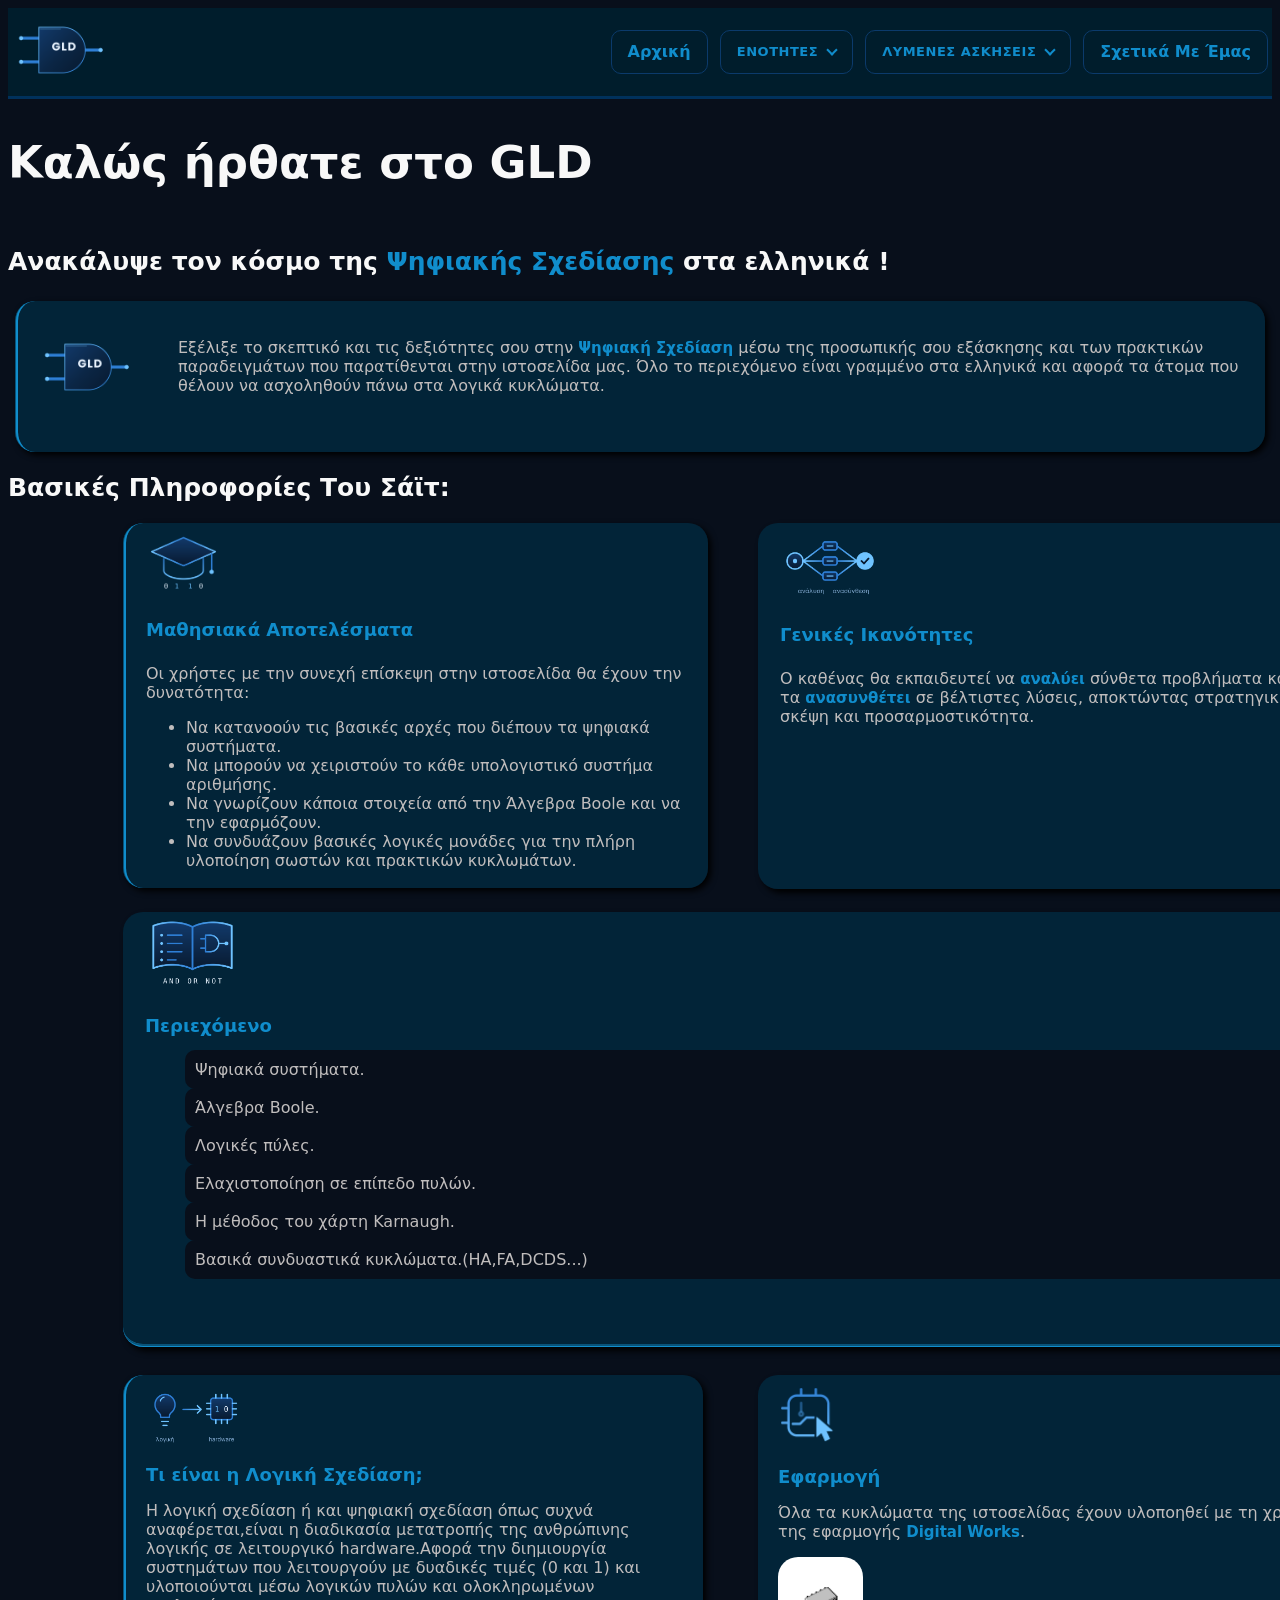
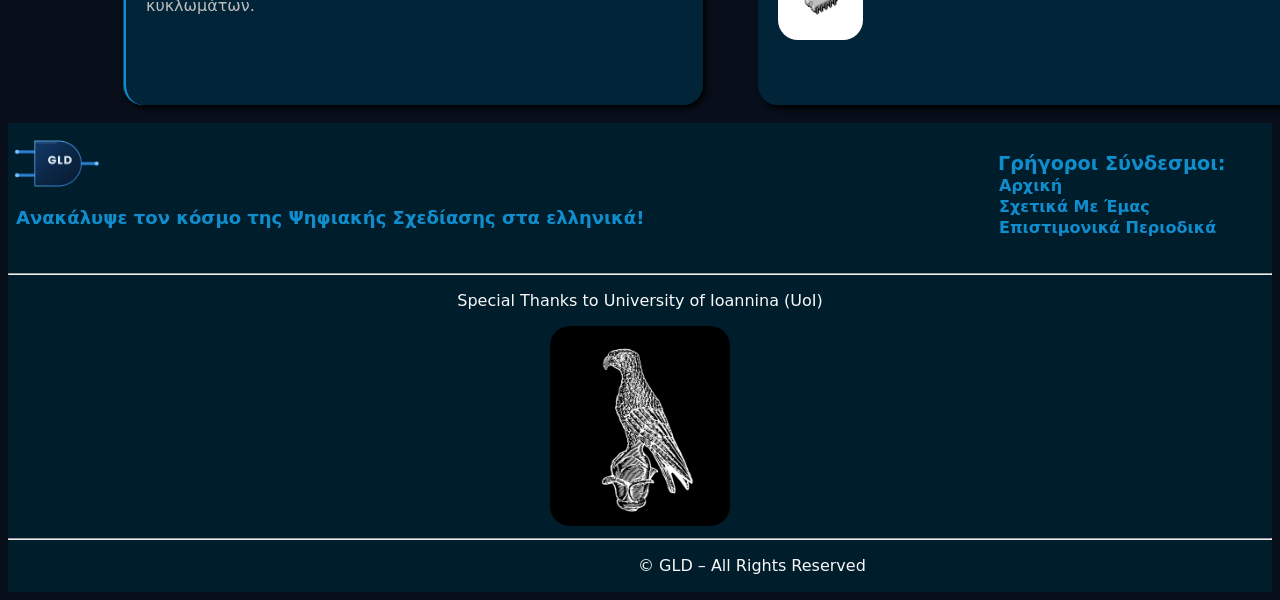
<file: index.html>
<!DOCTYPE html>
<html lang="el">

<head>
    <meta charset="UTF-8">
    <title>GLD</title>
    <link rel="icon" href="assets/new assets/gld-logo-original-880.png">
    <link rel="stylesheet" href="css/style1.css">
    <meta name="viewport" content="width=device-width, initial-scale=1">
</head>

<body>

    <header class="site-header">
        <a href="index.html">
            <img src="assets/new assets/gld-logo-original-880.png" alt="Logo" width="100" id="Logo">
        </a>

        <nav class="main-nav">
            <button class="odd">
                <a href="index.html">Αρχική</a>
            </button>
            <div class="dropdown2">
                <div id="Units" onchange="openPDF(this.value)">
                    <button class="drpd">ΕΝΟΤΗΤΕΣ</button>
                    <a href="pdfjs/web/viewer.html?file=../../units/Uni1.pdf" target="_blank">ΠΡΩΤΗ</a>
                    <a href="pdfjs/web/viewer.html?file=../../units/Uni2.pdf" target="_blank">ΔΕΥΤΕΡΗ</a>
                    <a href="pdfjs/web/viewer.html?file=../../units/Uni3.pdf" target="_blank">ΤΡΙΤΗ</a>
                    <a href="pdfjs/web/viewer.html?file=../../units/Uni4.pdf" target="_blank">ΤΕΤΑΡΤΗ</a>
                </div>
            </div>
            <div class="dropdown1">
                <div id="LExercise" onchange="openPDF(this.value)">
                    <button class="drpd">ΛΥΜΕΝΕΣ ΑΣΚΗΣΕΙΣ</button>
                    <a href="pdfjs/web/viewer.html?file=../../exercises/E1.pdf" target="_blank">ΠΡΩΤΕΣ</a>
                    <a href="pdfjs/web/viewer.html?file=../../exercises/E2.pdf" target="_blank">ΔΕΥΤΕΡΕΣ</a>
                    <a href="pdfjs/web/viewer.html?file=../../exercises/E3.pdf" target="_blank">ΤΡΙΤΕΣ</a>
                    <a href="pdfjs/web/viewer.html?file=../../exercises/E4.pdf" target="_blank">ΤΕΤΑΡΤΕΣ</a>
                </div>
            </div>

            <script>
                function openPDF(url) {
                    if (url) {
                        window.open(url, '_blank');
                    }
                }
            </script>
            <button class="odd">
                <a href="pages/AboutUs.html">Σχετικά Με Έμας</a>
            </button>
        </nav>
    </header>

    <main class="main-content">

        <section class="intro">
            <h1 class="about-title" id="h101">Καλώς ήρθατε στο GLD</h1>
            <h2 class="intro-title" id="h201">
                Ανακάλυψε τον κόσμο της <b id="circus">Ψηφιακής Σχεδίασης</b> στα ελληνικά !
            </h2>
        </section>

        <section class="about-section">
            <div class="container">

                <div class="about-intro">
                    <figure class="figure">
                        <img src="assets/new assets/gld-logo-original-880.png" alt="Λογότυπο Ψηφιακής Σχεδίασης"
                            width="100">
                    </figure>
                    <p class="about-text">
                        Εξέλιξε το σκεπτικό και τις δεξιότητες σου στην
                        <strong id="ps">Ψηφιακή Σχεδίαση</strong> μέσω της προσωπικής σου εξάσκησης και των
                        πρακτικών παραδειγμάτων που παρατίθενται στην ιστοσελίδα μας.
                        Όλο το περιεχόμενο είναι γραμμένο στα ελληνικά και αφορά τα άτομα που θέλουν να ασχοληθούν πάνω
                        στα λογικά κυκλώματα.
                    </p>

                </div>

                <h2 id="features-heading" class="visually-hidden">
                    Βασικές Πληροφορίες Του Σάϊτ:
                </h2>
                <section class="features-section" aria-labelledby="features-heading">
                    <div class="learning-results">
                        <img src="assets/new assets/learning-results-720.png" alt="Λογότυπο Μαθησιακών Αποτελεσμάτων"
                            width="75">
                        <h4 id="h401">Μαθησιακά Αποτελέσματα</h4>
                        <p>Οι χρήστες με την συνεχή επίσκεψη στην ιστοσελίδα θα έχουν την δυνατότητα:</p>
                        <ul class="lsts">
                            <li>Να κατανοούν τις βασικές αρχές που διέπουν τα ψηφιακά συστήματα.</li>
                            <li>Να μπορούν να χειριστούν το κάθε υπολογιστικό συστήμα αριθμήσης.</li>
                            <li>Να γνωρίζουν κάποια στοιχεία από την Άλγεβρα Boole και να την εφαρμόζουν.</li>
                            <li>Να συνδυάζουν βασικές λογικές μονάδες για την πλήρη υλοποίηση σωστών και
                                πρακτικών
                                κυκλωμάτων.
                            </li>
                        </ul>
                    </div>
                    <section class="feature">
                        <img src="assets/new assets/general-skills-720.png" alt="Δένδρο Σχεδίασης" width="100">
                        <h4 id="h410">Γενικές Ικανότητες</h4>
                        <p>
                            Ο καθένας θα εκπαιδευτεί να <strong id="ps">αναλύει</strong> σύνθετα προβλήματα και να τα
                            <strong id="ps">ανασυνθέτει</strong> σε βέλτιστες λύσεις,
                            αποκτώντας στρατηγική σκέψη και προσαρμοστικότητα.
                        </p>
                    </section>
                    <br>
                    <div class="content-section">
                        <img src="assets/new assets/book-logic-720.png" alt="Περιεχόμενο" width="95">
                        <h4 id="h411">Περιεχόμενο</h4>
                        <ul class="lsts">
                            <li> <span id="span1">Ψηφιακά συστήματα.</span></li>
                            <br>
                            <li><span id="span2">Άλγεβρα Boole.</span></li>
                            <br>
                            <li><span id="span3">Λογικές πύλες.</span></li>
                            <br>
                            <li><span id="span4">Ελαχιστοποίηση σε επίπεδο πυλών.</span></li>
                            <br>
                            <li><span id="span5">Η μέθοδος του χάρτη Karnaugh.</span></li>
                            <br>
                            <li><span id="span6">Βασικά συνδυαστικά κυκλώματα.(HA,FA,DCDS...)</span></li>
                            <br>
                        </ul>
                    </div>
                </section>
            </div>
        </section>

        <br>
        <section class="container2">
            <div class="definition">
                <img src="assets/new assets/what-is-logic-design-720.png" alt="Τι είναι" width="95">
                <h2 class="section-title">Τι είναι η Λογική Σχεδίαση;</h2>
                <p class="section-text">
                    Η λογική σχεδίαση ή και ψηφιακή σχεδίαση όπως συχνά αναφέρεται,είναι η διαδικασία μετατροπής της
                    ανθρώπινης λογικής σε
                    λειτουργικό hardware.Αφορά την διημιουργία συστημάτων που λειτουργούν με
                    δυαδικές τιμές (0 και 1) και υλοποιούνται μέσω λογικών πυλών και
                    ολοκληρωμένων κυκλωμάτων.
                </p>
            </div>
            <div class="application">
                <img src="assets/new assets/deeplogic-studio-icon-512.png" alt="Εφαρμογή Σχεδίασης" width="63">
                <h2 class="section-title">Εφαρμογή</h2>
                <p class="section-text">
                    Όλα τα κυκλώματα της ιστοσελίδας έχουν υλοποηθεί με τη χρήση της
                    εφαρμογής <strong id="ps">Digital Works</strong>.
                </p>

                <a href="https://digital-works.software.informer.com/3.0/" target="_blank">
                    <img class="app-logo" src="../assets/DW.png" alt="Digital Works" width="85" id="ic">
                </a>
            </div>
        </section>
    </main>
    <br>
    <footer class="site-footer">

        <div class="footer-top">
            <a href="index.html">
                <img src="assets/new assets/gld-logo-original-880.png" alt="Logo" width="100" id="Logo">
            </a>
        </div>
        <h3 id="h301">Ανακάλυψε τον κόσμο της Ψηφιακής Σχεδίασης στα ελληνικά!</h3>
        <section class="footer-links">
            <div class="sundesmoi">
                <ol>
                    <li style="list-style-type:none;"><big><b>Γρήγοροι Σύνδεσμοι:</b></big></li>
                    <li value="1" class="flsts"><a href="index.html">Αρχική</a></li>
                    <li value="2" class="flsts"><a href="pages/AboutUs.html">Σχετικά Με Έμας</a></li>
                    <li value="3" class="flsts"><a href="pages/Research.html">Επιστιμονικά Περιοδικά</a></li>
                </ol>
            </div>
        </section>
        <br>
        <hr>
        <div class="footer-credits">
            <p id="ps3">Special Thanks to University of Ioannina (UoI)</p>
            <a href="https://uoi.gr" target="_blank">
                <img src="../assets/UOI.png" alt="UoI" width="180" id="ic" height="200">
            </a>
            <hr>
        </div>
        <div class="footer-bottom">
            <p id="ps3">© GLD – All Rights Reserved</p>
        </div>
    </footer>

</body>

</html>
</file>
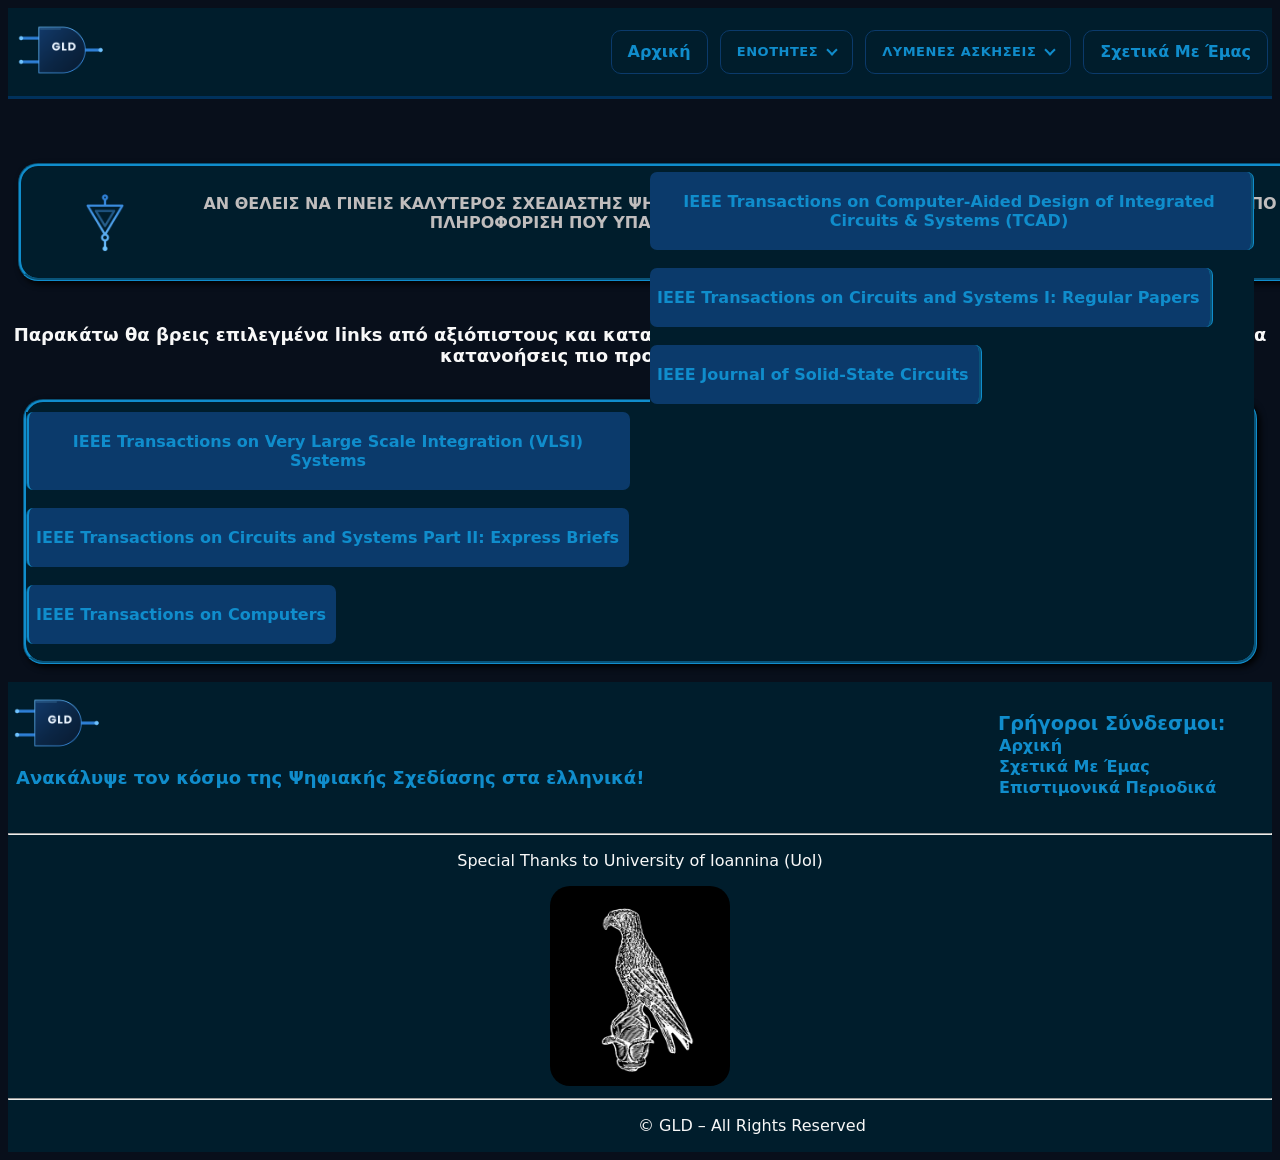
<file: pages/Research.html>
<!DOCTYPE html>
<html lang="el">

<head>
    <meta charset="UTF-8">
    <title>GLD</title>
    <link rel="icon" href="../assets/new assets/gld-logo-original-880.png">
    <link rel="stylesheet" href="../css/style3.css">
    <meta name="viewport" content="width=device-width, initial-scale=1">
</head>

<body>

    <header class="site-header">
        <a href="../index.html">
            <img src="../assets/new assets/gld-logo-original-880.png" alt="Logo" width="100" id="Logo">
        </a>

        <nav class="main-nav">
            <button class="odd">
                <a href="../index.html">Αρχική</a>
            </button>
            <div class="dropdown2">
                <div id="Units" onchange="openPDF(this.value)">
                    <button class="drpd">ΕΝΟΤΗΤΕΣ</button>
                    <a href="../pdfjs/web/viewer.html?file=../../units/Uni1.pdf" target="_blank">ΠΡΩΤΗ</a>
                    <a href="../pdfjs/web/viewer.html?file=../../units/Uni2.pdf" target="_blank">ΔΕΥΤΕΡΗ</a>
                    <a href="../pdfjs/web/viewer.html?file=../../units/Uni3.pdf" target="_blank">ΤΡΙΤΗ</a>
                    <a href="../pdfjs/web/viewer.html?file=../../units/Uni4.pdf" target="_blank">ΤΕΤΑΡΤΗ</a>
                </div>
            </div>
            <div class="dropdown1">
                <div id="LExercise" onchange="openPDF(this.value)">
                    <button class="drpd">ΛΥΜΕΝΕΣ ΑΣΚΗΣΕΙΣ</button>
                    <a href="../pdfjs/web/viewer.html?file=../../exercises/E1.pdf" target="_blank">ΠΡΩΤΕΣ</a>
                    <a href="../pdfjs/web/viewer.html?file=../../exercises/E2.pdf" target="_blank">ΔΕΥΤΕΡΕΣ</a>
                    <a href="../pdfjs/web/viewer.html?file=../../exercises/E3.pdf" target="_blank">ΤΡΙΤΕΣ</a>
                    <a href="../pdfjs/web/viewer.html?file=../../exercises/E4.pdf" target="_blank">ΤΕΤΑΡΤΕΣ</a>
                </div>
            </div>
            <script>
                function openPDF(url) {
                    if (url) {
                        window.open(url, '_blank');
                    }
                }
            </script>
            <button class="odd">
                <a href="AboutUs.html">Σχετικά Με Έμας</a>
            </button>
        </nav>
    </header>
    <br>
    <br>
    <br>
    <main class="main-content">
        <div class="main">
            <figure class="figure">
                <img src="../assets/new assets/deeplogic-icon-512 (1).png" alt="deeplogic-selection" width="58"
                    class="eikona">
            </figure>
            <p class="intro-text">
                <b>
                    ΑΝ ΘΕΛΕΙΣ ΝΑ ΓΙΝΕΙΣ ΚΑΛΥΤΕΡΟΣ ΣΧΕΔΙΑΣΤΗΣ ΨΗΦΙΑΚΩΝ ΚΥΚΛΩΜΑΤΩΝ
                    ΚΑΙ ΝΑ ΕΜΒΑΘΥΝΕΙΣ ΧΩΡΙΣ ΝΑ
                    <span class="highlight">"ΧΑΘΕΙΣ"</span>
                    ΑΠΟ ΤΗΝ ΑΣΚΟΠΗ ΠΛΗΡΟΦΟΡΙΣΗ ΠΟΥ ΥΠΑΡΧΕΙ ΣΤΟ INTERNET
                    ΒΡΙΣΚΕΣΑΙ ΣΤΟ ΚΑΤΑΛΛΗΛΟ ΜΕΡΟΣ!!!
                </b>
            </p>
        </div>
        <br>
        <div class="main1">
            <h2 id="h201">
                Παρακάτω θα βρεις επιλεγμένα links από αξιόπιστους και
                καταξιωμένους οργανισμούς στον χώρο,
                για να σε
                βοηθήσουν να κατανοήσεις πιο προχωρημένα θέματα:
            </h2>
            <br>
            <div class="journal-list">

                <div class="siril">
                    <a href="https://ieee-cas.org/publication/tvlsi" target="_blank">
                        <div class="ieee1">
                            <b>IEEE Transactions on Very Large Scale Integration (VLSI) Systems</b>
                        </div>
                    </a>
                    <br>
                    <a href="https://ieee-cas.org/publication/TCAS-II" target="_blank">
                        <div class="ieee1">
                            <b>IEEE Transactions on Circuits and Systems Part II: Express Briefs</b>
                        </div>
                    </a>
                    <br>
                    <a href="https://www.computer.org/csdl/journal/tc/2026/01/11216143/2b4UNoOcETe" target="_blank">
                        <div class="ieee1">
                            <b>IEEE Transactions on Computers</b>
                        </div>
                    </a>

                </div>

                <div class="sirilakos">
                    <a href="https://ieee-ceda.org/publications/tcad" target="_blank">
                        <div class="ieee2">
                            <b>IEEE Transactions on Computer-Aided Design of Integrated Circuits & Systems (TCAD)</b>
                        </div>
                    </a>
                    <br>
                    <a href="https://ieee-cas.org/publication/TCAS-I" target="_blank">
                        <div class="ieee2">
                            <b>IEEE Transactions on Circuits and Systems I: Regular Papers</b>
                        </div>
                    </a>
                    <br>
                    <a href="https://ieeexplore.ieee.org/xpl/RecentIssue.jsp?punumber=4" target="_blank">
                        <div class="ieee2">
                            <b>IEEE Journal of Solid-State Circuits</b>
                        </div>
                    </a>
                </div>
            </div>
    </main>
    <br>
    <footer class="site-footer">

        <div class="footer-top">
            <a href="../index.html">
                <img src="../assets/new assets/gld-logo-original-880.png" alt="Logo" width="100" id="Logo">
            </a>
        </div>
        <h3 id="h301">Ανακάλυψε τον κόσμο της Ψηφιακής Σχεδίασης στα ελληνικά!</h3>
        <section class="footer-links">
            <div class="sundesmoi">
                <ol>
                    <li style="list-style-type:none;"><big><b>Γρήγοροι Σύνδεσμοι:</b></big></li>
                    <li value="1" class="flsts"><a href="../index.html">Αρχική</a></li>
                    <li value="2" class="flsts"><a href="AboutUs.html">Σχετικά Με Έμας</a></li>
                    <li value="3" class="flsts"><a href="Research.html">Επιστιμονικά Περιοδικά</a></li>
                </ol>
            </div>
        </section>
        <br>
        <hr>
        <div class="footer-credits">
            <p id="ps3">Special Thanks to University of Ioannina (UoI)</p>
            <a href="https://uoi.gr" target="_blank">
                <img src="../assets/UOI.png" alt="UoI" width="180" id="ic" height="200">
            </a>
            <hr>
        </div>
        <div class="footer-bottom">
            <p id="ps3">© GLD – All Rights Reserved</p>
        </div>
    </footer>

</body>

</html>
</file>
<file: css/style1.css>
html {
    scroll-behavior: smooth;
}

body {
    background-color: #080f1b;
}

.site-header {
    background-color: #001d2c;
    display: flex;
    align-items: center;
    justify-content: space-between;
    padding: 1px 4px;
    border-style: inset;
    border-radius: none;
    border-top: #080f1b;
    border-left: #080f1b;
    border-right: #080f1b;
    border-color: #00172e90;
}

.main-nav {
    background-color: #001d2c;
    display: flex;
    flex-direction: row;
    justify-content: center;
    align-items: center;
    column-gap: 12px;
}

.odd {
    box-sizing: border-box;
    display: flex;
    align-items: stretch;
    height: 44px;
    padding: 0;
    background-color: transparent;
    border: 1px solid #0b3a6b;
    border-radius: 10px;
    cursor: pointer;
}

.odd a {
    display: flex;
    align-items: center;
    padding: 0 16px;
    color: #108dcc;
    font-family: system-ui, -apple-system, BlinkMacSystemFont, 'Segoe UI', Roboto, Oxygen, Ubuntu, Cantarell, 'Open Sans', 'Helvetica Neue', sans-serif;
    font-style: normal;
    font-weight: 600;
    font-size: 16px;
    text-decoration: none;
    white-space: nowrap;
}


#LExercise,
#Units {
    position: relative;
    height: 44px;
    font-family: system-ui, -apple-system, BlinkMacSystemFont, 'Segoe UI', Roboto, Oxygen, Ubuntu, Cantarell, 'Open Sans', 'Helvetica Neue', sans-serif;
    font-style: normal;
    font-weight: 600;
    font-size: 13px;
}

.drpd {
    box-sizing: border-box;
    display: flex;
    align-items: center;
    height: 44px;
    padding: 0 16px;
    background-color: transparent;
    color: #108dcc;
    font-family: system-ui, -apple-system, BlinkMacSystemFont, 'Segoe UI', Roboto, Oxygen, Ubuntu, Cantarell, 'Open Sans', 'Helvetica Neue', sans-serif;
    font-style: normal;
    font-weight: 600;
    font-size: 13px;
    letter-spacing: 0.04em;
    white-space: nowrap;
    border: 1px solid #0b3a6b;
    border-radius: 10px;
}

.drpd::after {
    content: "";
    width: 6px;
    height: 6px;
    margin: -3px 0 0 10px;
    border-right: 2px solid currentColor;
    border-bottom: 2px solid currentColor;
    transform: rotate(45deg);
}

.dropdown1 a,
.dropdown2 a {
    display: none;
    position: relative;
    z-index: 10;
    box-sizing: border-box;
    width: 0;
    min-width: 100%;
    padding: 10px 12px;
    background-color: #001d2c;
    border: 1px solid #001d2c;
    border-top: none;
    font-size: 13px;
    font-weight: 600;
    letter-spacing: 0.04em;
    text-decoration: none;
    white-space: nowrap;
}

.dropdown1 a:last-child,
.dropdown2 a:last-child {
    border-radius: 0 0 10px 10px;
}

.dropdown1 a:hover,
.dropdown2 a:hover {
    background-color: #001d2c;
    color: #F8F8F8;
}

.dropdown1:hover a,
.dropdown2:hover a,
.dropdown1:focus-within a,
.dropdown2:focus-within a {
    display: block;
}

.drpd:hover {
    cursor: pointer;
}

.main-content {
    background-color: #080f1b;
}

.intro {
    background-color: #080f1b;
    font-family: system-ui, -apple-system, BlinkMacSystemFont, 'Segoe UI', Roboto, Oxygen, Ubuntu, Cantarell, 'Open Sans', 'Helvetica Neue', sans-serif;
    font-style: normal;
}

#circus {
    color: #108dcc;
}

#h101 {
    color: #F8F8F8;
    font-family: system-ui, -apple-system, BlinkMacSystemFont, 'Segoe UI', Roboto, Oxygen, Ubuntu, Cantarell, 'Open Sans', 'Helvetica Neue', sans-serif;
    font-style: normal;
    font-size: 45px;
}

#h201 {
    color: #F8F8F8;
    font-family: system-ui, -apple-system, BlinkMacSystemFont, 'Segoe UI', Roboto, Oxygen, Ubuntu, Cantarell, 'Open Sans', 'Helvetica Neue', sans-serif;
    font-style: normal;
    font-size: 25px;

    display: inline-block;
    white-space: nowrap;
    overflow: hidden;
    width: 0;

    animation:
        typing 4s steps(57) 1s forwards;
}

@keyframes typing {
    from {
        width: 0;
    }

    to {
        width: 57ch;
    }
}

p {
    color: #c0bdbd;
    font-family: system-ui, -apple-system, BlinkMacSystemFont, 'Segoe UI', Roboto, Oxygen, Ubuntu, Cantarell, 'Open Sans', 'Helvetica Neue', sans-serif;
    font-style: normal;
    font-size: 16px;
}

#ps {
    color: #108dcc;
    font-family: system-ui, -apple-system, BlinkMacSystemFont, 'Segoe UI', Roboto, Oxygen, Ubuntu, Cantarell, 'Open Sans', 'Helvetica Neue', sans-serif;
    font-style: normal;
    font-size: 15px;
}

.about-section {
    background-color: #080f1b;
    font-family: system-ui, -apple-system, BlinkMacSystemFont, 'Segoe UI', Roboto, Oxygen, Ubuntu, Cantarell, 'Open Sans', 'Helvetica Neue', sans-serif;
    font-style: normal;
    font-size: 15px;
}

.container {
    background-color: #080f1b;
}

.about-intro {
    font-size: x-large;
    margin: auto;
    background-color: #002c43bd;
    border-style: groove;
    border-radius: 20px;
    border-top: #080f1b;
    border-bottom: #080f1b;
    border-right: #080f1b;
    border-color: #108dcc;
    border-width: 3px;
    padding: 1px;
    padding-left: 10px;
    padding-bottom: 150px;
    width: 1250px;
    height: 1px;
    box-sizing: border-box;
    box-shadow: 3px 3px 6px;
    display: flow-root;
}

.site-footer a {
    text-decoration: none;
}

.about-intro:hover {
    transform: scale(1.01);
    cursor: pointer;
}

.learning-results:hover {
    transform: scale(1.01);
}

.feature:hover {
    transform: scale(1.01);
}

.content-section:hover {
    transform: scale(1.01);
    cursor: pointer;
}

.definition:hover {
    transform: scale(1.01);
}

.application:hover {
    transform: scale(1.01);
}

.about-text {
    font-size: medium;
    padding-top: 20px;
    padding-right: 22px;
    padding-bottom: 20px;
}

.figure {
    margin-left: 10px;
    float: left;
    float: inline-start;
    margin-bottom: 210px;
}

.about.logo {
    background-color: #002c43bd;
}

.features-section {
    background-color: #002c43bd;
}

#features-heading {
    color: #F8F8F8;
    font-family: system-ui, -apple-system, BlinkMacSystemFont, 'Segoe UI', Roboto, Oxygen, Ubuntu, Cantarell, 'Open Sans', 'Helvetica Neue', sans-serif;
    font-style: normal;
    font-size: 25px;
}

#h401 {
    color: #108dcc;
    font-family: system-ui, -apple-system, BlinkMacSystemFont, 'Segoe UI', Roboto, Oxygen, Ubuntu, Cantarell, 'Open Sans', 'Helvetica Neue', sans-serif;
    font-style: normal;
    font-size: 18px;
}

.lsts {
    color: #c0bdbd;
    font-family: system-ui, -apple-system, BlinkMacSystemFont, 'Segoe UI', Roboto, Oxygen, Ubuntu, Cantarell, 'Open Sans', 'Helvetica Neue', sans-serif;
    font-style: normal;
    font-size: 16px;
}

.feature {
    background-color: #002c43bd;
    font-family: system-ui, -apple-system, BlinkMacSystemFont, 'Segoe UI', Roboto, Oxygen, Ubuntu, Cantarell, 'Open Sans', 'Helvetica Neue', sans-serif;
    font-style: normal;
}

.footer-links li::marker {
    content: none;
}

.content-section li::marker {
    content: none;
}

#h410 {
    color: #108dcc;
    font-family: system-ui, -apple-system, BlinkMacSystemFont, 'Segoe UI', Roboto, Oxygen, Ubuntu, Cantarell, 'Open Sans', 'Helvetica Neue', sans-serif;
    font-style: normal;
    font-size: 18px;
}

#h411 {
    color: #108dcc;
    font-family: system-ui, -apple-system, BlinkMacSystemFont, 'Segoe UI', Roboto, Oxygen, Ubuntu, Cantarell, 'Open Sans', 'Helvetica Neue', sans-serif;
    font-style: normal;
    font-size: 18px;
}

.container2 {
    background-color: #080f1b;
    font-family: system-ui, -apple-system, BlinkMacSystemFont, 'Segoe UI', Roboto, Oxygen, Ubuntu, Cantarell, 'Open Sans', 'Helvetica Neue', sans-serif;
    font-style: normal;
    font-size: 15px;
}

.definition {
    background-color: #002c43bd;
    border-style: groove;
    border-radius: 20px;
    border-top: #080f1b;
    border-bottom: #080f1b;
    border-right: #080f1b;
    border-color: #108dcc;
    border-width: 3px;
    padding: 3px;
    width: 580px;
    height: 65px;
    box-sizing: border-box;
    box-shadow: 3px 3px 6px;
    padding-left: 20px;
    padding-right: 12px;
    padding-bottom: 320px;
    padding-top: 10px;
    margin-left: 115px;
    margin-top: 10px;
}

.application {
    margin-top: -330px;
    margin-left: 750px;
    background-color: #002c43bd;
    border-style: groove;
    border-radius: 20px;
    border-top: #080f1b;
    border-bottom: #080f1b;
    border-left: #080f1b;
    border-color: #108dcc;
    border-width: 3px;
    padding: 3px;
    width: 580px;
    height: 65px;
    box-sizing: border-box;
    box-shadow: 4px 4px 6px;
    padding-left: 20px;
    padding-right: 12px;
    padding-bottom: 320px;
    padding-top: 10px;
}

.section-title {
    color: #108dcc;
    font-family: system-ui, -apple-system, BlinkMacSystemFont, 'Segoe UI', Roboto, Oxygen, Ubuntu, Cantarell, 'Open Sans', 'Helvetica Neue', sans-serif;
    font-style: normal;
    font-size: 18px;
}

.site-footer {
    background-color: #001d2c;
    font-family: system-ui, -apple-system, BlinkMacSystemFont, 'Segoe UI', Roboto, Oxygen, Ubuntu, Cantarell, 'Open Sans', 'Helvetica Neue', sans-serif;
    font-style: normal;
}

#h301 {
    color: #108dcc;
    font-family: system-ui, -apple-system, BlinkMacSystemFont, 'Segoe UI', Roboto, Oxygen, Ubuntu, Cantarell, 'Open Sans', 'Helvetica Neue', sans-serif;
    font-style: normal;
    font-size: 18px;
    padding-left: 8px;
    margin-top: -1px;
}

.footer-top {
    background-color: #001d2c;
}

.footer-links {
    color: #108dcc;
    background-color: #001d2c;
}

.flsts {
    color: #108dcc;
    font-weight: 600;
    padding: 1px;
}

a {
    color: #108dcc;
}

.footer-credits {
    background-color: #001d2c;
    margin-left: 0;
    padding-left: 0;
    text-align: center;
}

.footer-bottom {
    background-color: #001d2c;
    padding-left: 630px;
    padding-bottom: 1px;
}

#ps3 {
    color: #F8F8F8;
    font-family: system-ui, -apple-system, BlinkMacSystemFont, 'Segoe UI', Roboto, Oxygen, Ubuntu, Cantarell, 'Open Sans', 'Helvetica Neue', sans-serif;
    font-style: normal;
    font-size: 16px;
}

.features-section {
    background-color: #080f1b;
}

.learning-results {
    margin-top: 20px;
    background-color: #002c43bd;
    border-style: groove;
    border-radius: 20px;
    border-top: #080f1b;
    border-bottom: #080f1b;
    border-right: #080f1b;
    border-color: #108dcc;
    border-width: 3px;
    padding: 3px;
    width: 585px;
    height: 365px;
    box-sizing: border-box;
    box-shadow: 3px 3px 6px;
    padding-left: 20px;
    padding-right: 12px;
    padding-bottom: 320px;
    padding-top: 10px;
    margin-left: 115px;
}

.feature {
    margin-top: -365px;
    background-color: #002c43bd;
    border-style: groove;
    border-radius: 20px;
    border-top: #080f1b;
    border-bottom: #080f1b;
    border-left: #080f1b;
    border-color: #108dcc;
    border-width: 3px;
    padding: 22px;
    width: 580px;
    height: 366px;
    box-sizing: border-box;
    box-shadow: 4px 4px 6px;
    padding-top: 10px;
    padding-right: 1px;
    padding-bottom: 0%;
    margin-left: 750px;
    margin-bottom: 520px;
    margin-right: 190px;
}

.content-section {
    margin-top: -515px;
    background-color: #002c43bd;
    border-style: groove;
    border-radius: 20px;
    border-right: #080f1b;
    border-top: #080f1b;
    border-left: #080f1b;
    border-color: #108dcc;
    border-width: 3px;
    padding: 22px;
    width: 1220px;
    height: 355px;
    box-sizing: border-box;
    box-shadow: 4px 4px 6px;
    padding-top: 2px;
    padding-right: 1px;
    padding-bottom: 430px;
    margin-left: 115px;
}

#span1 {
    background-color: #080f1b;
    padding-top: 10px;
    padding-left: 10px;
    padding-right: 944px;
    padding-bottom: 10px;
    border-radius: 10px;
    margin-bottom: 8px;
}

#span2 {
    background-color: #080f1b;
    padding-top: 10px;
    padding-left: 10px;
    padding-right: 988px;
    padding-bottom: 10px;
    border-radius: 10px;
    margin-bottom: 8px;
}


#span3 {
    background-color: #080f1b;
    padding-top: 10px;
    padding-left: 10px;
    padding-right: 994px;
    padding-bottom: 10px;
    border-radius: 10px;
    margin-bottom: 8px;
}

#span4 {
    background-color: #080f1b;
    padding-top: 10px;
    padding-left: 10px;
    padding-right: 844px;
    padding-bottom: 10px;
    border-radius: 10px;
    margin-bottom: 8px;
}

#span5 {
    background-color: #080f1b;
    padding-top: 10px;
    padding-left: 10px;
    padding-right: 867px;
    padding-bottom: 10px;
    border-radius: 10px;
    margin-bottom: 8px;
}

#span6 {
    background-color: #080f1b;
    padding-top: 10px;
    padding-left: 10px;
    padding-right: 750px;
    padding-bottom: 10px;
    border-radius: 10px;
    margin-bottom: 8px;
}


#ic {
    border-style: initial;
    border-radius: 20px;
}

.sundesmoi {
    background-color: #001d2c;
    margin-left: 950px;
    display: flexbox;
    align-items: center;
    position: absolute;
    margin-top: -110px;
}

.flsts:hover {
    text-decoration: underline;
}

.flsts::after {
    background-color: #108dcc;
    transform: scaleX(0);
    transform-origin: left;
    transition: transform 0.3s ease;
}

.flsts:hover::after {
    transform: scaleX(1);
}

@keyframes AnimLogo {
    50% {
        transform: rotateY(360deg);
    }
}

#Logo:hover {
    animation-name: AnimLogo;
    animation-duration: 4s;
    animation-iteration-count: 1;
}
</file>
<file: css/style3.css>
html {
    scroll-behavior: smooth;
}

body {
    background-color: #080f1b;
}

.site-header {
    background-color: #001d2c;
    display: flex;
    align-items: center;
    justify-content: space-between;
    padding: 1px 4px;
    border-style: inset;
    border-radius: none;
    border-top: #080f1b;
    border-left: #080f1b;
    border-right: #080f1b;
    border-color: #00172e90;
}

.main-nav {
    background-color: #001d2c;
    display: flex;
    flex-direction: row;
    justify-content: center;
    align-items: center;
    column-gap: 12px;
}


.odd {
    box-sizing: border-box;
    display: flex;
    align-items: stretch;
    height: 44px;
    padding: 0;
    background-color: transparent;
    border: 1px solid #0b3a6b;
    border-radius: 10px;
    cursor: pointer;
}

.odd a {
    display: flex;
    align-items: center;
    padding: 0 16px;
    color: #108dcc;
    font-family: system-ui, -apple-system, BlinkMacSystemFont, 'Segoe UI', Roboto, Oxygen, Ubuntu, Cantarell, 'Open Sans', 'Helvetica Neue', sans-serif;
    font-style: normal;
    font-weight: 600;
    font-size: 16px;
    text-decoration: none;
    white-space: nowrap;
}

#LExercise,
#Units {
    position: relative;
    height: 44px;
    font-family: system-ui, -apple-system, BlinkMacSystemFont, 'Segoe UI', Roboto, Oxygen, Ubuntu, Cantarell, 'Open Sans', 'Helvetica Neue', sans-serif;
    font-style: normal;
    font-weight: 600;
    font-size: 13px;
}

.drpd {
    box-sizing: border-box;
    display: flex;
    align-items: center;
    height: 44px;
    padding: 0 16px;
    background-color: transparent;
    color: #108dcc;
    font-family: system-ui, -apple-system, BlinkMacSystemFont, 'Segoe UI', Roboto, Oxygen, Ubuntu, Cantarell, 'Open Sans', 'Helvetica Neue', sans-serif;
    font-style: normal;
    font-weight: 600;
    font-size: 13px;
    letter-spacing: 0.04em;
    white-space: nowrap;
    border: 1px solid #0b3a6b;
    border-radius: 10px;
}

.drpd::after {
    content: "";
    width: 6px;
    height: 6px;
    margin: -3px 0 0 10px;
    border-right: 2px solid currentColor;
    border-bottom: 2px solid currentColor;
    transform: rotate(45deg);
}

.dropdown1 a,
.dropdown2 a {
    display: none;
    position: relative;
    z-index: 10;
    box-sizing: border-box;
    width: 0;
    min-width: 100%;
    padding: 10px 12px;
    background-color: #001d2c;
    border: 1px solid #001d2c;
    border-top: none;
    font-size: 13px;
    font-weight: 600;
    letter-spacing: 0.04em;
    text-decoration: none;
    white-space: nowrap;
}

.dropdown1 a:last-child,
.dropdown2 a:last-child {
    border-radius: 0 0 10px 10px;
}

.dropdown1 a:hover,
.dropdown2 a:hover {
    background-color: #001d2c;
    color: #F8F8F8;
}

.dropdown1:hover a,
.dropdown2:hover a,
.dropdown1:focus-within a,
.dropdown2:focus-within a {
    display: block;
}

.drpd:hover {
    cursor: pointer;
}

.main-content {
    background-color: #080f1b;
}

p {
    color: #c0bdbd;
    font-family: system-ui, -apple-system, BlinkMacSystemFont, 'Segoe UI', Roboto, Oxygen, Ubuntu, Cantarell, 'Open Sans', 'Helvetica Neue', sans-serif;
    font-style: normal;
    font-size: 16px;
}

.site-footer {
    background-color: #001d2c;
    font-family: system-ui, -apple-system, BlinkMacSystemFont, 'Segoe UI', Roboto, Oxygen, Ubuntu, Cantarell, 'Open Sans', 'Helvetica Neue', sans-serif;
    font-style: normal;
}

.footer-top {
    background-color: #001d2c;
}

#h301 {
    color: #108dcc;
    font-family: system-ui, -apple-system, BlinkMacSystemFont, 'Segoe UI', Roboto, Oxygen, Ubuntu, Cantarell, 'Open Sans', 'Helvetica Neue', sans-serif;
    font-style: normal;
    font-size: 18px;
    padding-left: 8px;
    margin-top: -1px;
}

.footer-links {
    color: #108dcc;
}

.sundesmoi {
    background-color: #001d2c;
    margin-left: 950px;
    display: flexbox;
    align-items: center;
    position: absolute;
    margin-top: -110px;
    text-decoration: none;
}


.footer-credits {
    background-color: #001d2c;
    margin-left: 0;
    padding-left: 0;
    text-align: center;
}

#ps3 {
    color: #F8F8F8;
    font-family: system-ui, -apple-system, BlinkMacSystemFont, 'Segoe UI', Roboto, Oxygen, Ubuntu, Cantarell, 'Open Sans', 'Helvetica Neue', sans-serif;
    font-style: normal;
    font-size: 16px;
}

.footer-bottom {
    background-color: #001d2c;
    padding-left: 630px;
    padding-bottom: 1px;
}

.flsts {
    color: #108dcc;
    font-weight: 600;
    padding: 1px;
    text-decoration: none;
}

.flsts:hover {
    text-decoration: underline;
}

.flsts::marker {
    content: none;
}

a {
    color: #108dcc;
    text-decoration: none;
}

#ic {
    border-style: initial;
    border-radius: 20px;
}

.main {
    background-color: #001d2c;
    margin-top: 10px;
    margin-left: 15px;
    margin-right: 15px;
    text-align: center;
    border-style: groove;
    border-radius: 20px;
    border-color: #108dcc;
    box-shadow: 3px 3px 6px;
    margin: 10px;
    width: 1450px;
    height: 100px;
    padding-top: 12px;
    display: flow-root;
}

.eikona {
    float: left;
    padding-left: 15px;
}

#h201 {
    color: #F8F8F8;
    font-family: system-ui, -apple-system, BlinkMacSystemFont, 'Segoe UI', Roboto, Oxygen, Ubuntu, Cantarell, 'Open Sans', 'Helvetica Neue', sans-serif;
    font-style: normal;
    font-size: 18px;
    text-align: center;
}

.journal-list {
    background-color: #001d2c;
    border-style: groove;
    border-radius: 20px;
    padding-top: 10px;
    padding-bottom: 17px;
    border-color: #108dcc;
    box-shadow: 3px 3px 6px;
    margin-left: 15px;
    margin-right: 15px;
    display: grid;
    grid-template-columns: 1fr 1fr;
    gap: 20px;
}

.ieee1 {
    font-family: system-ui, -apple-system, BlinkMacSystemFont, 'Segoe UI', Roboto, Oxygen, Ubuntu, Cantarell, 'Open Sans', 'Helvetica Neue', sans-serif;
    background-color: #0b3a6b;
    border-style: groove;
    border-radius: 7px;
    padding-left: 7px;
    padding-top: 20px;
    padding-bottom: 20px;
    text-align: center;
    border-color: #108dcc;
    border-right: #080f1b;
    border-top: #080f1b;
    border-bottom: #080f1b;
    cursor: pointer;
    display: inline-grid;
    padding-right: 10px;
}

.ieee2 {
    font-family: system-ui, -apple-system, BlinkMacSystemFont, 'Segoe UI', Roboto, Oxygen, Ubuntu, Cantarell, 'Open Sans', 'Helvetica Neue', sans-serif;
    background-color: #0b3a6b;
    border-style: groove;
    border-radius: 7px;
    padding-left: 7px;
    padding-right: 10px;
    padding-top: 20px;
    padding-bottom: 20px;
    border-color: #108dcc;
    border-left: #080f1b;
    border-top: #080f1b;
    border-bottom: #080f1b;
    cursor: pointer;
    display: inline-grid;
    text-align: center;
}

.siril {
    background-color: #001d2c;
    display: flex;
    flex-direction: column;
    grid-column: 1;
}

.sirilakos {
    background-color: #001d2c;
    display: flex;
    flex-direction: column;
    grid-column: 2;
    margin-top: -240px;
}

ul li::marker {
    content: none;
}

#h2201 {
    font-family: system-ui, -apple-system, BlinkMacSystemFont, 'Segoe UI', Roboto, Oxygen, Ubuntu, Cantarell, 'Open Sans', 'Helvetica Neue', sans-serif;
    font-size: 20px;
    font-style: normal;
    color: #F8F8F8;
}

@keyframes AnimLogo {
    50% {
        transform: rotateY(360deg);
    }
}

#Logo:hover {
    animation-name: AnimLogo;
    animation-duration: 4s;
    animation-iteration-count: 1;
}
</file>
